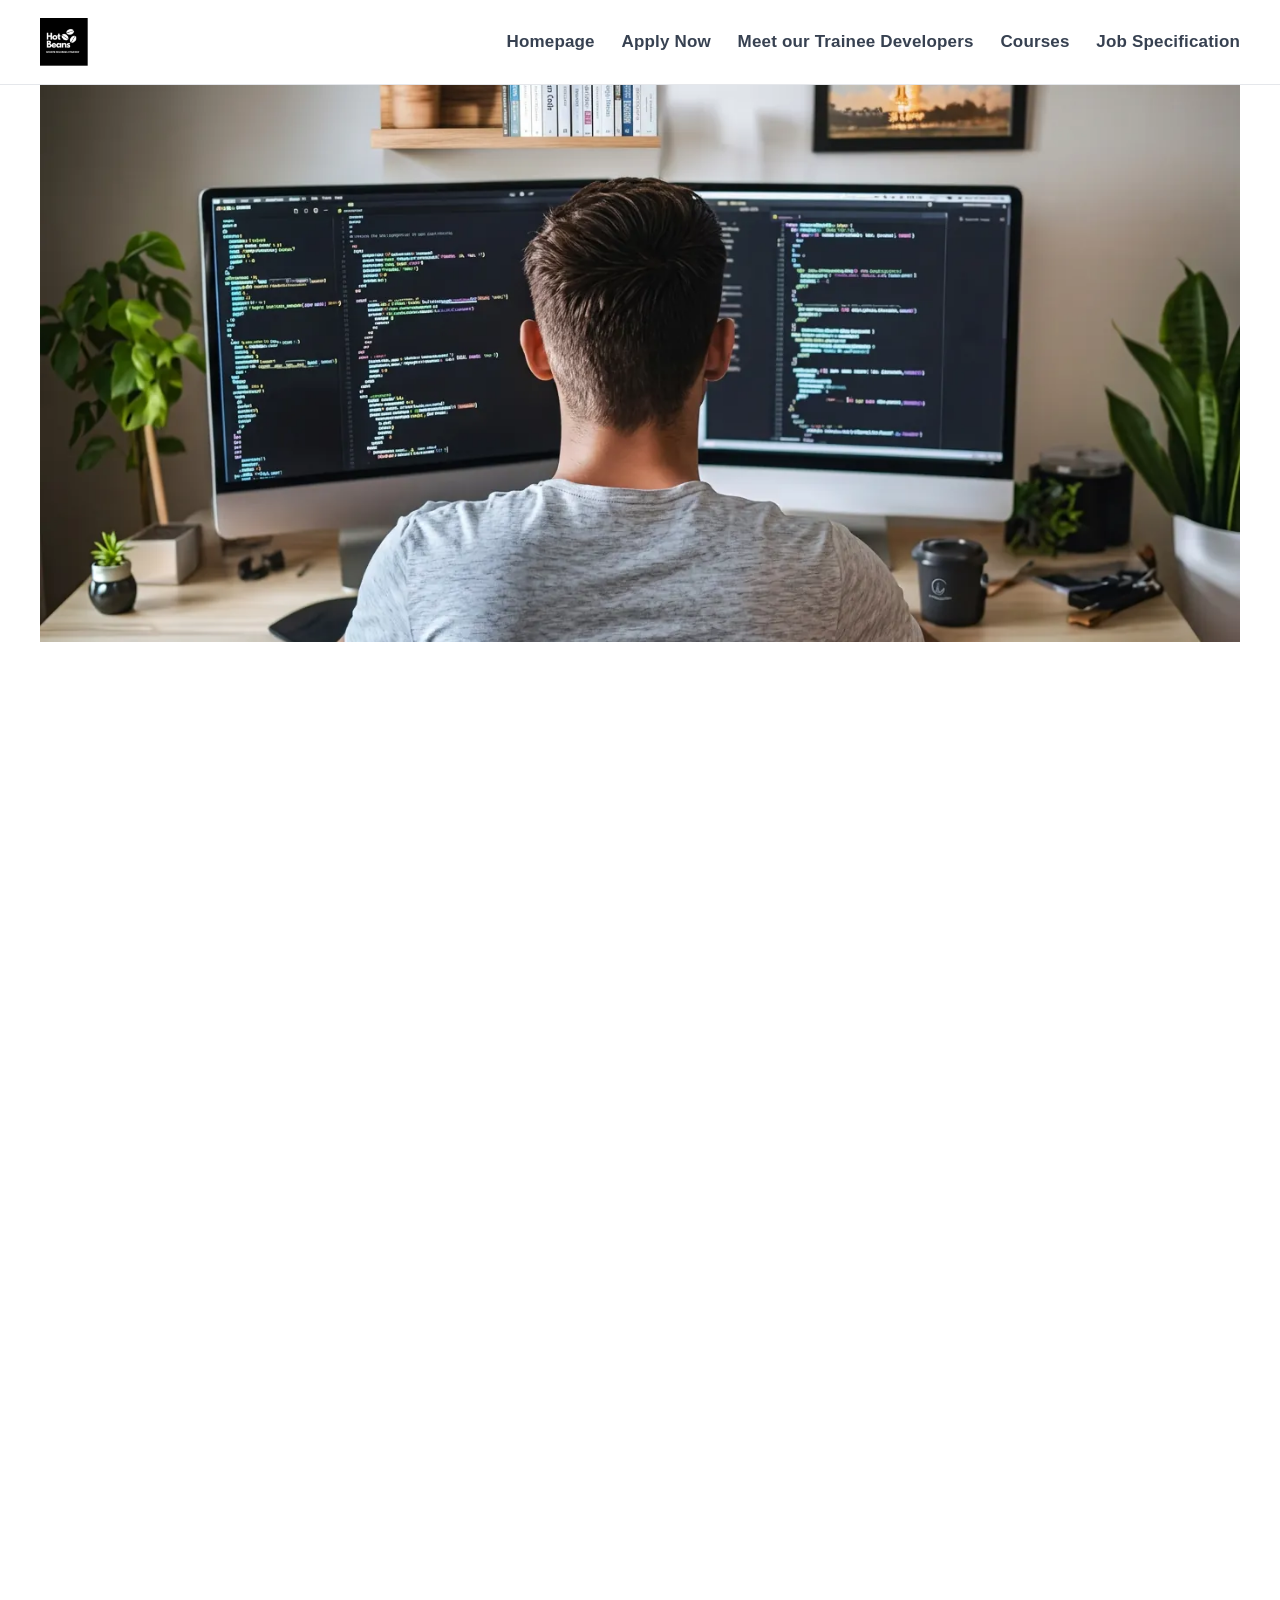
<file: index.html>
<!DOCTYPE html>
<html lang="en">
<head>
    <meta charset="UTF-8" />
    <meta name="viewport" content="width=device-width, initial-scale=1.0" />
    <title>Hot Beans Web - Start Your Web Development Career</title>
    <meta name="description" content="Join Hot Beans Web - we're hiring junior web developers. Explore our company, trainees, jobs and courses." />
    <link rel="preload" as="image" href="images/team/dev-coding.webp" fetchpriority="high" />
    <link rel="stylesheet" href="styles.css" />
</head>
<body>
    <header class="site-header">
        <a href="index.html" class="logo"><img src="images/logo.png" alt="Hot Beans Web logo" /></a>
        <nav class="site-nav">
            <a href="index.html">Homepage</a>
            <a href="apply.html">Apply Now</a>
            <a href="trainees.html">Meet our Trainee Developers</a>
            <a href="courses.html">Courses</a>
            <a href="jobs.html">Job Specification</a>
        </nav>
    </header>

    <section class="hero" style="background-image: url('images/team/dev-coding.webp');">
        <h1>Start Your Web Development Career</h1>
    </section>

    <section>
        <h2>About Hot Beans Web</h2>
        <div class="about-grid">
            <div>
                <p>Hot Beans Web is a web development company that creates attractive and fast websites and apps for clients around the world. Since starting in 2010, the company has built a team of skilled developers, designers and project managers who work together to create useful digital projects.</p>
                <br />
                <p>We believe in helping new people start their careers in web development and our trainee program has helped many junior developers gain experience and find success in the industry and now we are looking for a new group of young developers to join the team and grow their careers at Hot Beans Web.</p>
            </div>
            <img src="images/team/office-team.webp" alt="Hot Beans Web developers working together in the office" loading="lazy" decoding="async" width="1200" height="805" />
        </div>
    </section>

    <section class="why">
        <h2>Why Work Here</h2>
        <ul>
            <li>Friendly and supportive team where senior developers help and guide you.</li>
            <li>Chance to work exciting projects for different industries.</li>
            <li>Good salary, flexible working hours and the option to work from home some days.</li>
            <li>Training opportunities and budget to learn new skills and technologies.</li>
            <li>Modern offices in central London with free coffee available.</li>
            <li>Fun team activities such as socials, hackathons and trips to conferences.</li>
        </ul>
    </section>

    <footer class="site-footer">
        <div class="footer-top">
            <div>Email: hotbeanswebcareers@gmail.com</div>
            <div>Phone: +44 7781 486399</div>
        </div>
        <div class="socials">
            <a href="#">Facebook</a>
            <a href="#">Instagram</a>
            <a href="#">LinkedIn</a>
            <a href="#">Twitter</a>
        </div>
    </footer>
</body>
</html>
</file>
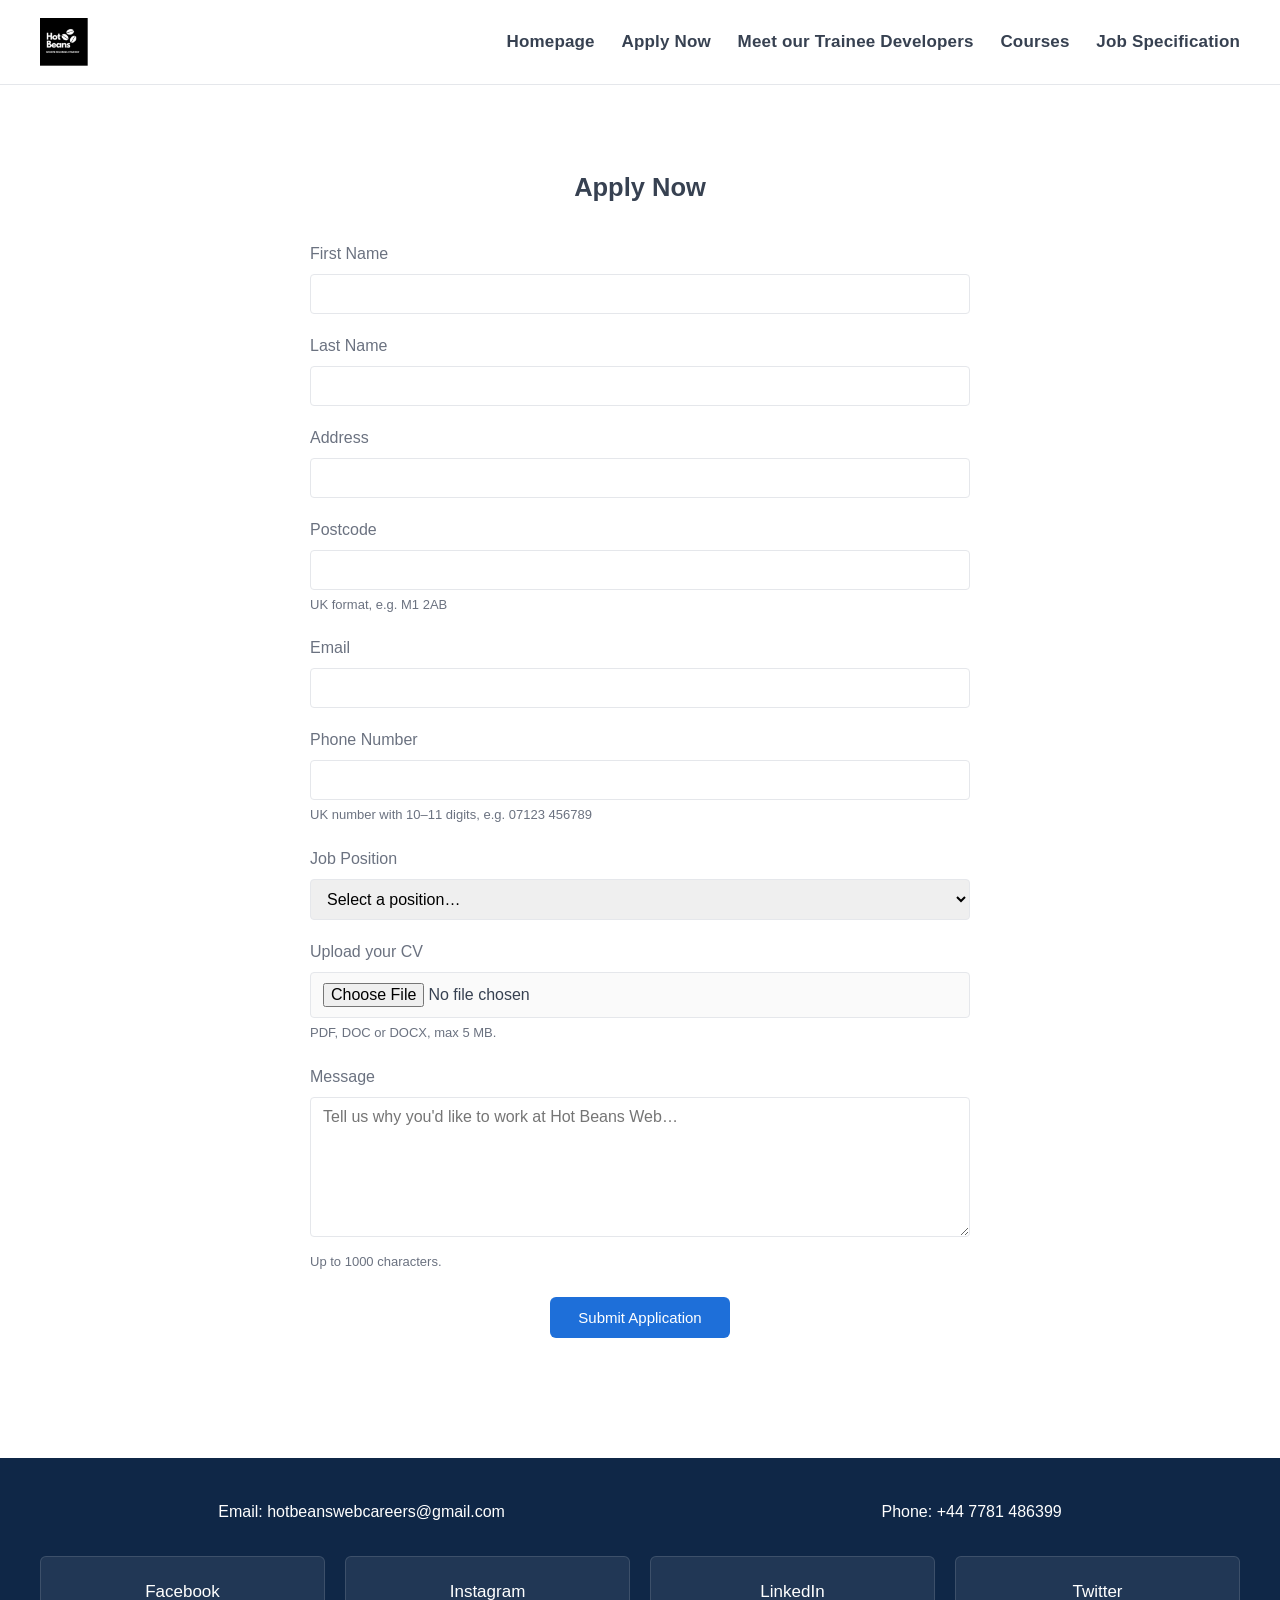
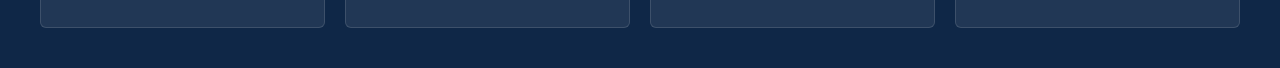
<file: apply.html>
<!DOCTYPE html>
<html lang="en">
<head>
<meta charset="UTF-8" />
<meta name="viewport" content="width=device-width, initial-scale=1.0" />
<title>Apply Now - Hot Beans Web</title>
<link rel="stylesheet" href="styles.css" />
<style>
  .form-group .error {
    display: none;
    color: #b00020;
    font-size: 14px;
    font-weight: 600;
    margin-top: 8px;
    padding: 8px 10px 8px 32px;
    background: #fff5f5;
    border-left: 3px solid #b00020;
    border-radius: 4px;
    position: relative;
  }
  .form-group .error::before {
    content: "!";
    position: absolute;
    left: 10px;
    top: 50%;
    transform: translateY(-50%);
    width: 16px;
    height: 16px;
    line-height: 16px;
    text-align: center;
    background: #b00020;
    color: #fff;
    border-radius: 50%;
    font-size: 12px;
    font-weight: 700;
  }
  .form-group.invalid input,
  .form-group.invalid select,
  .form-group.invalid textarea {
    border-color: #b00020;
    background: #fff5f5;
  }
  .form-group.invalid .error { display: block; }
  .form-group .hint {
    font-size: 13px;
    color: var(--muted);
    margin-top: 4px;
  }
  .form-success {
    background: #ecfdf5;
    border: 1px solid #10b981;
    color: #065f46;
    padding: 14px;
    border-radius: 6px;
    margin-bottom: 20px;
    display: none;
  }
  .form-error-summary {
    display: none;
    background: #fff5f5;
    border: 1px solid #b00020;
    color: #7a0014;
    padding: 14px 16px;
    border-radius: 6px;
    margin-bottom: 20px;
  }
  .form-error-summary.show { display: block; }
  .form-error-summary h2 {
    font-size: 16px;
    margin: 0 0 8px;
    color: #b00020;
  }
  .form-error-summary ul { margin: 0; padding-left: 20px; font-size: 14px; }
  .form-error-summary a { color: #7a0014; font-weight: 600; }
  .file-input {
    display: block;
    width: 100%;
    padding: 10px;
    border: 1px dashed var(--border);
    border-radius: 4px;
    background: #fafafa;
    font-size: 13px;
    cursor: pointer;
  }
  .file-selected {
    display: none;
    align-items: center;
    justify-content: space-between;
    gap: 10px;
    margin-top: 8px;
    padding: 8px 12px;
    background: #f5f7fa;
    border: 1px solid var(--border);
    border-radius: 4px;
    font-size: 13px;
  }
  .file-selected.show { display: flex; }
  .file-selected .file-name {
    overflow: hidden;
    text-overflow: ellipsis;
    white-space: nowrap;
  }
  .file-remove {
    background: none;
    border: none;
    color: #b00020;
    cursor: pointer;
    font-size: 13px;
    font-weight: 600;
    padding: 4px 8px;
  }
  .file-remove:hover { text-decoration: underline; }
</style>
</head>
<body>
<header class="site-header">
  <a href="index.html" class="logo"><img src="images/logo.png" alt="Hot Beans Web logo" /></a>
  <nav class="site-nav">
    <a href="index.html">Homepage</a>
    <a href="apply.html">Apply Now</a>
    <a href="trainees.html">Meet our Trainee Developers</a>
    <a href="courses.html">Courses</a>
    <a href="jobs.html">Job Specification</a>
  </nav>
</header>

<section>
  <div class="form-wrap">
    <h1>Apply Now</h1>

    <div id="formSuccess" class="form-success">
      Thanks! Your application has been submitted. We'll be in touch soon.
    </div>

    <div id="formErrorSummary" class="form-error-summary" role="alert" aria-live="assertive">
      <h2>Please fix the following before submitting:</h2>
      <ul id="formErrorList"></ul>
    </div>

    <form id="applyForm" novalidate enctype="multipart/form-data">
      <div class="form-group" data-field="firstName">
        <label for="firstName">First Name</label>
        <input type="text" id="firstName" name="firstName" maxlength="50" />
        <div class="error">Please enter your first name (letters only, 2–50 characters).</div>
      </div>

      <div class="form-group" data-field="lastName">
        <label for="lastName">Last Name</label>
        <input type="text" id="lastName" name="lastName" maxlength="50" />
        <div class="error">Please enter your last name (letters only, 2–50 characters).</div>
      </div>

      <div class="form-group" data-field="address">
        <label for="address">Address</label>
        <input type="text" id="address" name="address" maxlength="120" />
        <div class="error">Please enter your address (5–120 characters).</div>
      </div>

      <div class="form-group" data-field="postcode">
        <label for="postcode">Postcode</label>
        <input type="text" id="postcode" name="postcode" maxlength="10" />
        <div class="hint">UK format, e.g. M1 2AB</div>
        <div class="error">Please enter a valid UK postcode (e.g. M1 2AB).</div>
      </div>

      <div class="form-group" data-field="email">
        <label for="email">Email</label>
        <input type="email" id="email" name="email" maxlength="100" />
        <div class="error">Please enter a valid email address (e.g. you@example.com).</div>
      </div>

      <div class="form-group" data-field="phone">
        <label for="phone">Phone Number</label>
        <input type="tel" id="phone" name="phone" maxlength="20" />
        <div class="hint">UK number with 10–11 digits, e.g. 07123 456789</div>
        <div class="error">Please enter a valid UK phone number.</div>
      </div>

      <div class="form-group" data-field="position">
        <label for="position">Job Position</label>
        <select id="position" name="position">
          <option value="">Select a position…</option>
          <option>Junior Front-End Developer</option>
          <option>Junior Back-End Developer</option>
          <option>Junior Full-Stack Developer</option>
          <option>Trainee Web Developer</option>
        </select>
        <div class="error">Please choose the role you're applying for.</div>
      </div>

      <div class="form-group" data-field="cv">
        <label for="cv">Upload your CV</label>
        <input type="file" id="cv" name="cv" class="file-input" accept=".pdf,.doc,.docx,application/pdf,application/msword,application/vnd.openxmlformats-officedocument.wordprocessingml.document" />
        <div id="cvSelected" class="file-selected" aria-live="polite">
          <span class="file-name" id="cvFileName"></span>
          <button type="button" id="cvRemove" class="file-remove" aria-label="Remove uploaded CV">Remove</button>
        </div>
        <div class="hint">PDF, DOC or DOCX, max 5 MB.</div>
        <div class="error">Please upload your CV as a PDF, DOC or DOCX file (max 5 MB).</div>
      </div>

      <div class="form-group" data-field="message">
        <label for="message">Message</label>
        <textarea id="message" name="message" maxlength="1000" placeholder="Tell us why you'd like to work at Hot Beans Web…"></textarea>
        <div class="hint">Up to 1000 characters.</div>
        <div class="error">Please write a short message (10–1000 characters).</div>
      </div>

      <div class="form-actions">
        <button type="submit" class="btn">Submit Application</button>
      </div>
    </form>
  </div>
</section>

<footer class="site-footer">
  <div class="footer-top">
    <div>Email: hotbeanswebcareers@gmail.com</div>
    <div>Phone: +44 7781 486399</div>
  </div>
  <div class="socials">
    <a href="#">Facebook</a>
    <a href="#">Instagram</a>
    <a href="#">LinkedIn</a>
    <a href="#">Twitter</a>
  </div>
</footer>

<script>
(function () {
  const form = document.getElementById('applyForm');
  const success = document.getElementById('formSuccess');
  const summary = document.getElementById('formErrorSummary');
  const summaryList = document.getElementById('formErrorList');

  const nameRe = /^[A-Za-z][A-Za-z'\- ]{1,49}$/;
  const ukPostcodeRe = /^[A-Z]{1,2}\d[A-Z\d]?\s*\d[A-Z]{2}$/i;
  const emailRe = /^[^\s@]+@[^\s@]+\.[^\s@]{2,}$/;
  const ukPhoneRe = /^(?:(?:\+44\s?|0)(?:\d\s?){9,10})$/;

  const allowedCvTypes = [
    'application/pdf',
    'application/msword',
    'application/vnd.openxmlformats-officedocument.wordprocessingml.document'
  ];
  const allowedCvExt = ['pdf', 'doc', 'docx'];
  const maxCvBytes = 5 * 1024 * 1024;

  const labels = {
    firstName: 'First name',
    lastName: 'Last name',
    address: 'Address',
    postcode: 'Postcode',
    email: 'Email',
    phone: 'Phone number',
    position: 'Job position',
    cv: 'CV upload',
    message: 'Message'
  };

  // Each validator returns true if valid, otherwise a clear error message.
  const validators = {
    firstName: v => {
      const t = v.trim();
      if (!t) return 'Please enter your first name.';
      if (t.length < 2) return 'Your first name must be at least 2 characters.';
      if (!nameRe.test(t)) return 'Your first name can only contain letters, spaces, hyphens and apostrophes.';
      return true;
    },
    lastName: v => {
      const t = v.trim();
      if (!t) return 'Please enter your last name.';
      if (t.length < 2) return 'Your last name must be at least 2 characters.';
      if (!nameRe.test(t)) return 'Your last name can only contain letters, spaces, hyphens and apostrophes.';
      return true;
    },
    address: v => {
      const t = v.trim();
      if (!t) return 'Please enter your address.';
      if (t.length < 5) return 'Your address looks too short — please enter at least 5 characters.';
      if (t.length > 120) return 'Your address is too long — please keep it under 120 characters.';
      return true;
    },
    postcode: v => {
      const t = v.trim();
      if (!t) return 'Please enter your postcode.';
      if (!ukPostcodeRe.test(t)) return 'That doesn\u2019t look like a valid UK postcode. Try the format M1 2AB.';
      return true;
    },
    email: v => {
      const t = v.trim();
      if (!t) return 'Please enter your email address.';
      if (t.length > 100) return 'Your email address is too long (max 100 characters).';
      if (!emailRe.test(t)) return 'Please enter a valid email, for example you@example.com.';
      return true;
    },
    phone: v => {
      const t = v.trim();
      if (!t) return 'Please enter your phone number.';
      if (!ukPhoneRe.test(t.replace(/\s+/g, ' '))) return 'Please enter a valid UK phone number, for example 07123 456789 or +44 7123 456789.';
      return true;
    },
    position: v => {
      if (!v.trim()) return 'Please choose the role you\u2019re applying for.';
      return true;
    },
    message: v => {
      const t = v.trim();
      if (!t) return 'Please write a short message telling us why you\u2019d like to work here.';
      if (t.length < 10) return 'Your message is too short — please write at least 10 characters.';
      if (t.length > 1000) return 'Your message is too long — please keep it under 1000 characters.';
      return true;
    },
    cv: file => {
      if (!file) return 'Please upload your CV.';
      if (file.size > maxCvBytes) return 'Your CV file is too large — please upload a file under 5 MB.';
      const ext = (file.name.split('.').pop() || '').toLowerCase();
      if (!allowedCvExt.includes(ext)) return 'Your CV must be a PDF, DOC or DOCX file.';
      if (file.type && !allowedCvTypes.includes(file.type)) return 'Your CV file type isn\u2019t supported. Please upload a PDF, DOC or DOCX.';
      return true;
    }
  };

  function fieldValue(name) {
    const el = form.elements[name];
    if (el && el.type === 'file') return el.files[0] || null;
    return el ? el.value : '';
  }

  function setError(name, message) {
    const group = form.querySelector('[data-field="' + name + '"]');
    if (!group) return;
    const errEl = group.querySelector('.error');
    if (message === true) {
      group.classList.remove('invalid');
      const input = group.querySelector('input,select,textarea');
      if (input) input.removeAttribute('aria-invalid');
    } else {
      group.classList.add('invalid');
      if (errEl) errEl.textContent = message;
      const input = group.querySelector('input,select,textarea');
      if (input) input.setAttribute('aria-invalid', 'true');
    }
  }

  function validateField(name) {
    const result = validators[name](fieldValue(name));
    setError(name, result);
    return result === true ? true : result;
  }

  Object.keys(validators).forEach(name => {
    const el = form.elements[name];
    if (!el) return;
    const evt = el.tagName === 'SELECT' || el.type === 'file' ? 'change' : 'blur';
    el.addEventListener(evt, () => validateField(name));
    el.addEventListener('input', () => {
      const group = form.querySelector('[data-field="' + name + '"]');
      if (group && group.classList.contains('invalid')) validateField(name);
    });
  });

  const cvInput = document.getElementById('cv');
  const cvSelected = document.getElementById('cvSelected');
  const cvFileName = document.getElementById('cvFileName');
  const cvRemove = document.getElementById('cvRemove');

  function updateCvDisplay() {
    const file = cvInput.files[0];
    if (file) {
      cvFileName.textContent = file.name;
      cvSelected.classList.add('show');
    } else {
      cvFileName.textContent = '';
      cvSelected.classList.remove('show');
    }
  }
  cvInput.addEventListener('change', updateCvDisplay);
  cvRemove.addEventListener('click', () => {
    cvInput.value = '';
    updateCvDisplay();
    validateField('cv');
    cvInput.focus();
  });

  form.addEventListener('submit', function (e) {
    e.preventDefault();
    success.style.display = 'none';
    summary.classList.remove('show');
    summaryList.innerHTML = '';

    const errors = [];
    Object.keys(validators).forEach(name => {
      const result = validateField(name);
      if (result !== true) errors.push({ name, message: result });
    });

    if (errors.length) {
      errors.forEach(({ name, message }) => {
        const li = document.createElement('li');
        const a = document.createElement('a');
        a.href = '#' + name;
        a.textContent = labels[name] + ': ' + message;
        a.addEventListener('click', ev => {
          ev.preventDefault();
          const el = form.elements[name];
          if (el && typeof el.focus === 'function') el.focus();
        });
        li.appendChild(a);
        summaryList.appendChild(li);
      });
      summary.classList.add('show');
      summary.scrollIntoView({ behavior: 'smooth', block: 'center' });
      return;
    }

    success.style.display = 'block';
    form.reset();
    updateCvDisplay();
    Object.keys(validators).forEach(n => setError(n, true));
    success.scrollIntoView({ behavior: 'smooth', block: 'center' });
  });
})();
</script>
</body>
</html>
</file>
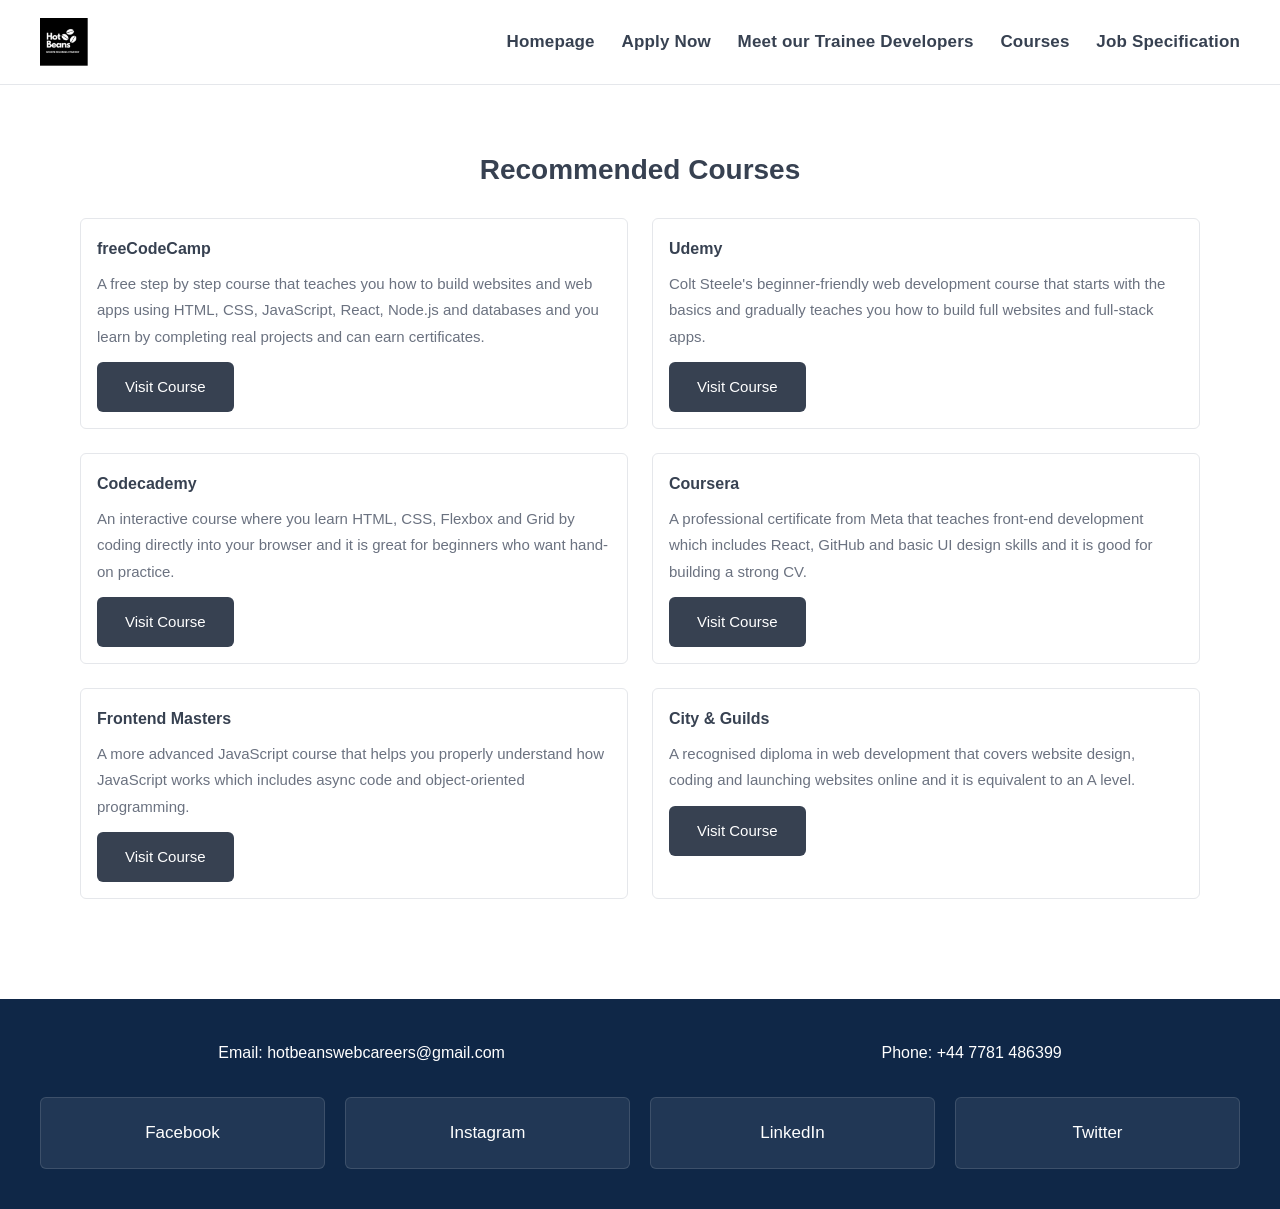
<file: courses.html>
<!DOCTYPE html>
<html lang="en">
<head>
<meta charset="UTF-8" />
<meta name="viewport" content="width=device-width, initial-scale=1.0" />
<title>Web Development Courses - Hot Beans Web</title>
<link rel="stylesheet" href="styles.css" />
</head>
<body>
<header class="site-header">
  <a href="index.html" class="logo"><img src="images/logo.png" alt="Hot Beans Web logo" /></a>
  <nav class="site-nav">
    <a href="index.html">Homepage</a>
    <a href="apply.html">Apply Now</a>
    <a href="trainees.html">Meet our Trainee Developers</a>
    <a href="courses.html">Courses</a>
    <a href="jobs.html">Job Specification</a>
  </nav>
</header>

<section>
  <h2>Recommended Courses</h2>

  <div class="courses-grid">
    <div class="course-card">
      <div>
        <h3>freeCodeCamp</h3>
        <p>A free step by step course that teaches you how to build websites and web apps using HTML, CSS, JavaScript, React, Node.js and databases and you learn by completing real projects and can earn certificates.</p>
        <a class="btn btn-dark" href="https://www.freecodecamp.org" target="_blank" rel="noopener">Visit Course</a>
      </div>
    </div>

    <div class="course-card">
      <div>
        <h3>Udemy</h3>
        <p>Colt Steele's beginner-friendly web development course that starts with the basics and gradually teaches you how to build full websites and full-stack apps.</p>
        <a class="btn btn-dark" href="https://www.udemy.com" target="_blank" rel="noopener">Visit Course</a>
      </div>
    </div>

    <div class="course-card">
      <div>
        <h3>Codecademy</h3>
        <p>An interactive course where you learn HTML, CSS, Flexbox and Grid by coding directly into your browser and it is great for beginners who want hand-on practice.</p>
        <a class="btn btn-dark" href="https://www.codecademy.com" target="_blank" rel="noopener">Visit Course</a>
      </div>
    </div>

    <div class="course-card">
      <div>
        <h3>Coursera</h3>
        <p>A professional certificate from Meta that teaches front-end development which includes React, GitHub and basic UI design skills and it is good for building a strong CV.</p>
        <a class="btn btn-dark" href="https://www.coursera.org" target="_blank" rel="noopener">Visit Course</a>
      </div>
    </div>

    <div class="course-card">
      <div>
        <h3>Frontend Masters</h3>
        <p>A more advanced JavaScript course that helps you properly understand how JavaScript works which includes async code and object-oriented programming.</p>
        <a class="btn btn-dark" href="https://frontendmasters.com" target="_blank" rel="noopener">Visit Course</a>
      </div>
    </div>

    <div class="course-card">
      <div>
        <h3>City & Guilds</h3>
        <p>A recognised diploma in web development that covers website design, coding and launching websites online and it is equivalent to an A level.</p>
        <a class="btn btn-dark" href="https://www.cityandguilds.com" target="_blank" rel="noopener">Visit Course</a>
      </div>
    </div>
  </div>
</section>

<footer class="site-footer">
  <div class="footer-top">
    <div>Email: hotbeanswebcareers@gmail.com</div>
    <div>Phone: +44 7781 486399</div>
  </div>
  <div class="socials">
    <a href="#">Facebook</a>
    <a href="#">Instagram</a>
    <a href="#">LinkedIn</a>
    <a href="#">Twitter</a>
  </div>
</footer>
</body>
</html>
</file>
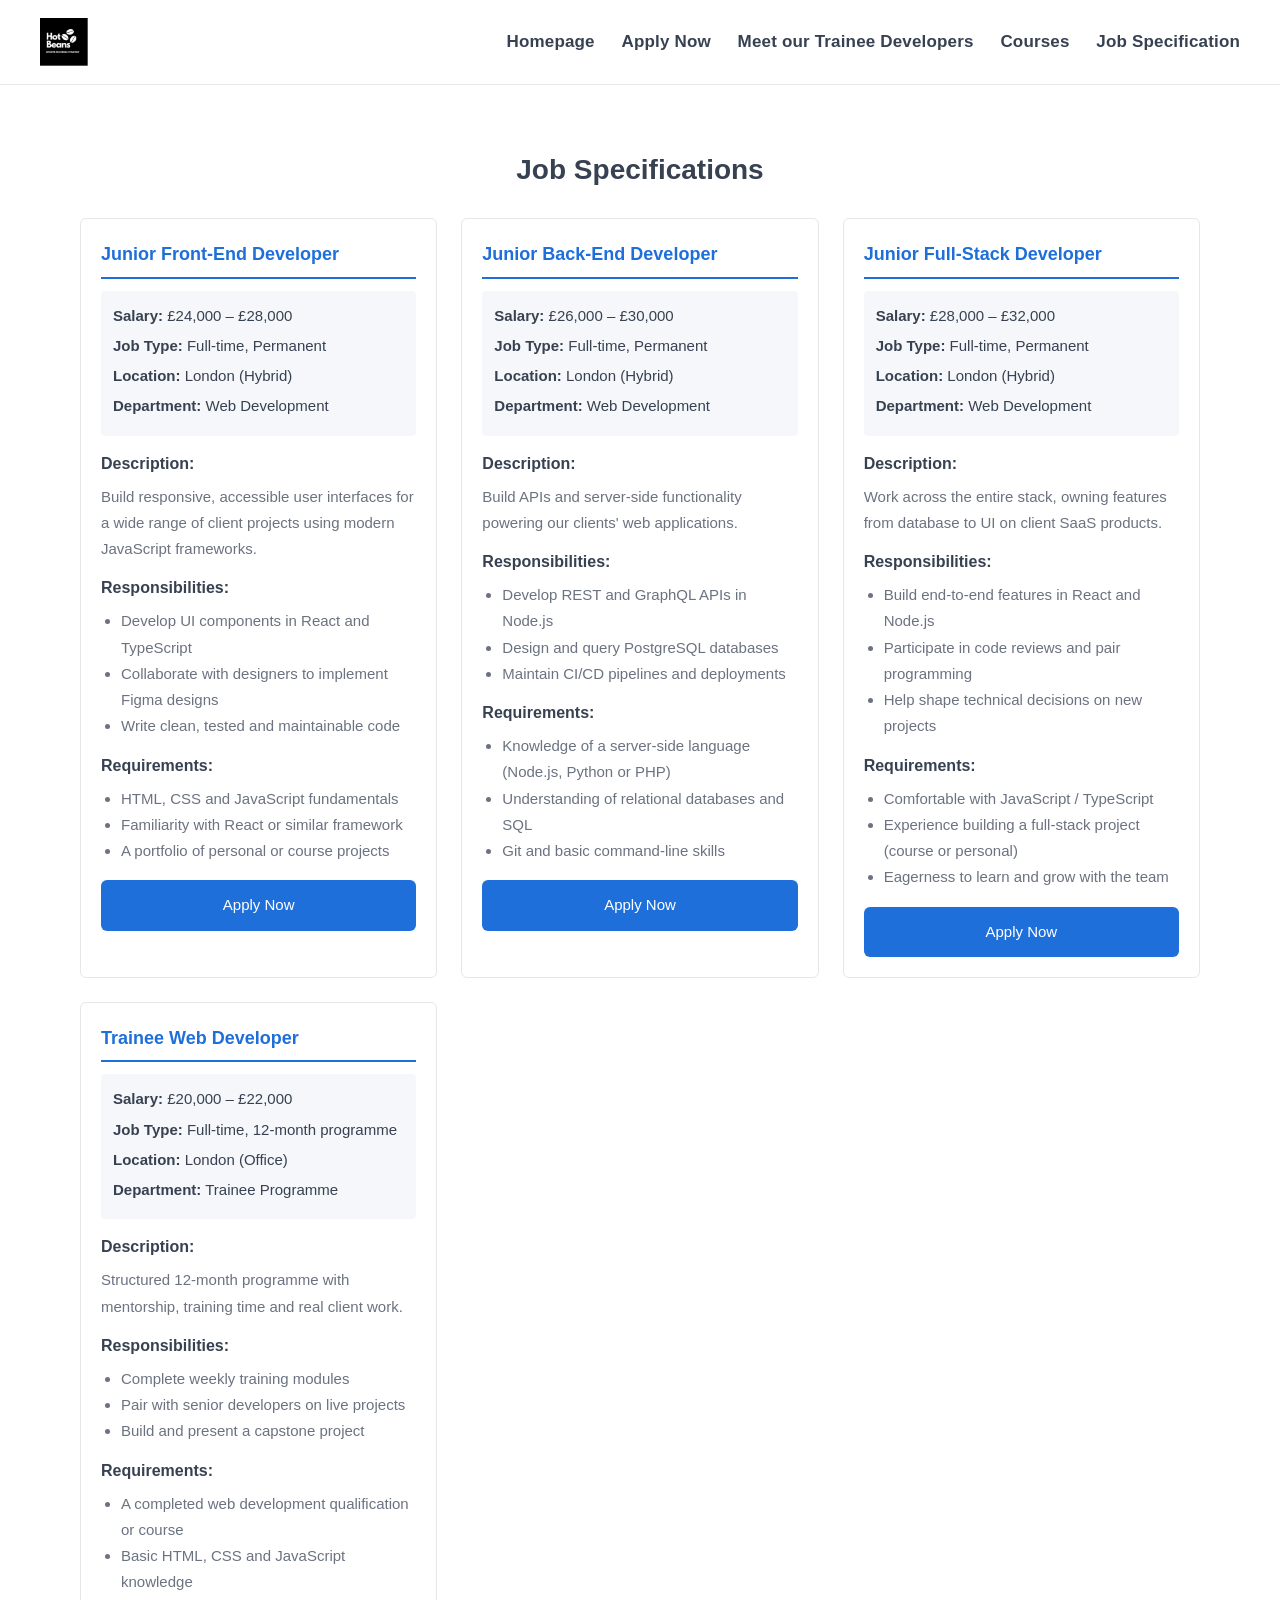
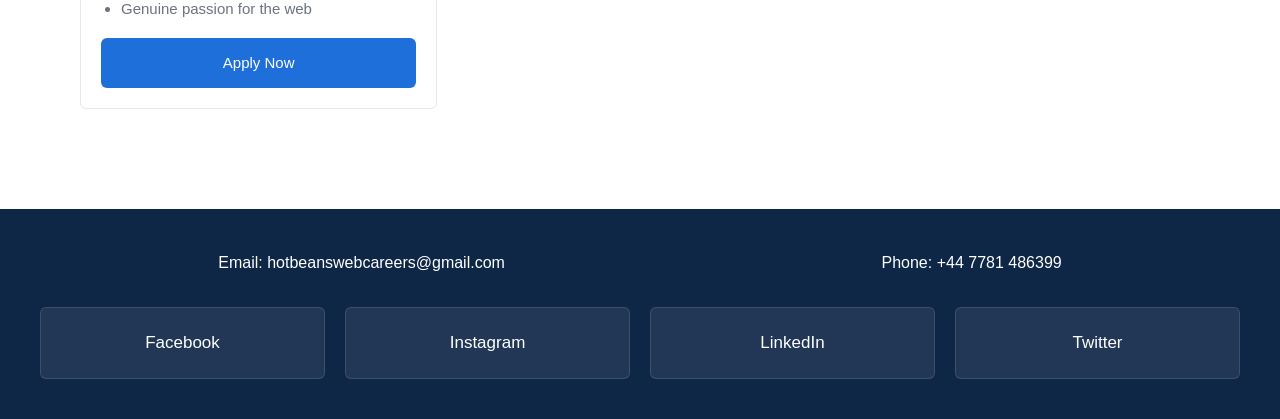
<file: jobs.html>
<!DOCTYPE html>
<html lang="en">
<head>
<meta charset="UTF-8" />
<meta name="viewport" content="width=device-width, initial-scale=1.0" />
<title>Job Specification - Hot Beans Web</title>
<link rel="stylesheet" href="styles.css" />
</head>
<body>
<header class="site-header">
  <a href="index.html" class="logo"><img src="images/logo.png" alt="Hot Beans Web logo" /></a>
  <nav class="site-nav">
    <a href="index.html">Homepage</a>
    <a href="apply.html">Apply Now</a>
    <a href="trainees.html">Meet our Trainee Developers</a>
    <a href="courses.html">Courses</a>
    <a href="jobs.html">Job Specification</a>
  </nav>
</header>

<section>
  <h2>Job Specifications</h2>
  <div class="jobs-grid">

    <article class="job-card">
      <h3>Junior Front-End Developer</h3>
      <div class="job-meta">
        <div><strong>Salary:</strong> £24,000 – £28,000</div>
        <div><strong>Job Type:</strong> Full-time, Permanent</div>
        <div><strong>Location:</strong> London (Hybrid)</div>
        <div><strong>Department:</strong> Web Development</div>
      </div>
      <h4>Description:</h4>
      <p>Build responsive, accessible user interfaces for a wide range of client projects using modern JavaScript frameworks.</p>
      <h4>Responsibilities:</h4>
      <ul>
        <li>Develop UI components in React and TypeScript</li>
        <li>Collaborate with designers to implement Figma designs</li>
        <li>Write clean, tested and maintainable code</li>
      </ul>
      <h4>Requirements:</h4>
      <ul>
        <li>HTML, CSS and JavaScript fundamentals</li>
        <li>Familiarity with React or similar framework</li>
        <li>A portfolio of personal or course projects</li>
      </ul>
      <a href="apply.html" class="btn">Apply Now</a>
    </article>

    <article class="job-card">
      <h3>Junior Back-End Developer</h3>
      <div class="job-meta">
        <div><strong>Salary:</strong> £26,000 – £30,000</div>
        <div><strong>Job Type:</strong> Full-time, Permanent</div>
        <div><strong>Location:</strong> London (Hybrid)</div>
        <div><strong>Department:</strong> Web Development</div>
      </div>
      <h4>Description:</h4>
      <p>Build APIs and server-side functionality powering our clients' web applications.</p>
      <h4>Responsibilities:</h4>
      <ul>
        <li>Develop REST and GraphQL APIs in Node.js</li>
        <li>Design and query PostgreSQL databases</li>
        <li>Maintain CI/CD pipelines and deployments</li>
      </ul>
      <h4>Requirements:</h4>
      <ul>
        <li>Knowledge of a server-side language (Node.js, Python or PHP)</li>
        <li>Understanding of relational databases and SQL</li>
        <li>Git and basic command-line skills</li>
      </ul>
      <a href="apply.html" class="btn">Apply Now</a>
    </article>

    <article class="job-card">
      <h3>Junior Full-Stack Developer</h3>
      <div class="job-meta">
        <div><strong>Salary:</strong> £28,000 – £32,000</div>
        <div><strong>Job Type:</strong> Full-time, Permanent</div>
        <div><strong>Location:</strong> London (Hybrid)</div>
        <div><strong>Department:</strong> Web Development</div>
      </div>
      <h4>Description:</h4>
      <p>Work across the entire stack, owning features from database to UI on client SaaS products.</p>
      <h4>Responsibilities:</h4>
      <ul>
        <li>Build end-to-end features in React and Node.js</li>
        <li>Participate in code reviews and pair programming</li>
        <li>Help shape technical decisions on new projects</li>
      </ul>
      <h4>Requirements:</h4>
      <ul>
        <li>Comfortable with JavaScript / TypeScript</li>
        <li>Experience building a full-stack project (course or personal)</li>
        <li>Eagerness to learn and grow with the team</li>
      </ul>
      <a href="apply.html" class="btn">Apply Now</a>
    </article>

    <article class="job-card">
      <h3>Trainee Web Developer</h3>
      <div class="job-meta">
        <div><strong>Salary:</strong> £20,000 – £22,000</div>
        <div><strong>Job Type:</strong> Full-time, 12-month programme</div>
        <div><strong>Location:</strong> London (Office)</div>
        <div><strong>Department:</strong> Trainee Programme</div>
      </div>
      <h4>Description:</h4>
      <p>Structured 12-month programme with mentorship, training time and real client work.</p>
      <h4>Responsibilities:</h4>
      <ul>
        <li>Complete weekly training modules</li>
        <li>Pair with senior developers on live projects</li>
        <li>Build and present a capstone project</li>
      </ul>
      <h4>Requirements:</h4>
      <ul>
        <li>A completed web development qualification or course</li>
        <li>Basic HTML, CSS and JavaScript knowledge</li>
        <li>Genuine passion for the web</li>
      </ul>
      <a href="apply.html" class="btn">Apply Now</a>
    </article>

  </div>
</section>

<footer class="site-footer">
  <div class="footer-top">
    <div>Email: hotbeanswebcareers@gmail.com</div>
    <div>Phone: +44 7781 486399</div>
  </div>
  <div class="socials">
    <a href="#">Facebook</a>
    <a href="#">Instagram</a>
    <a href="#">LinkedIn</a>
    <a href="#">Twitter</a>
  </div>
</footer>
</body>
</html>
</file>
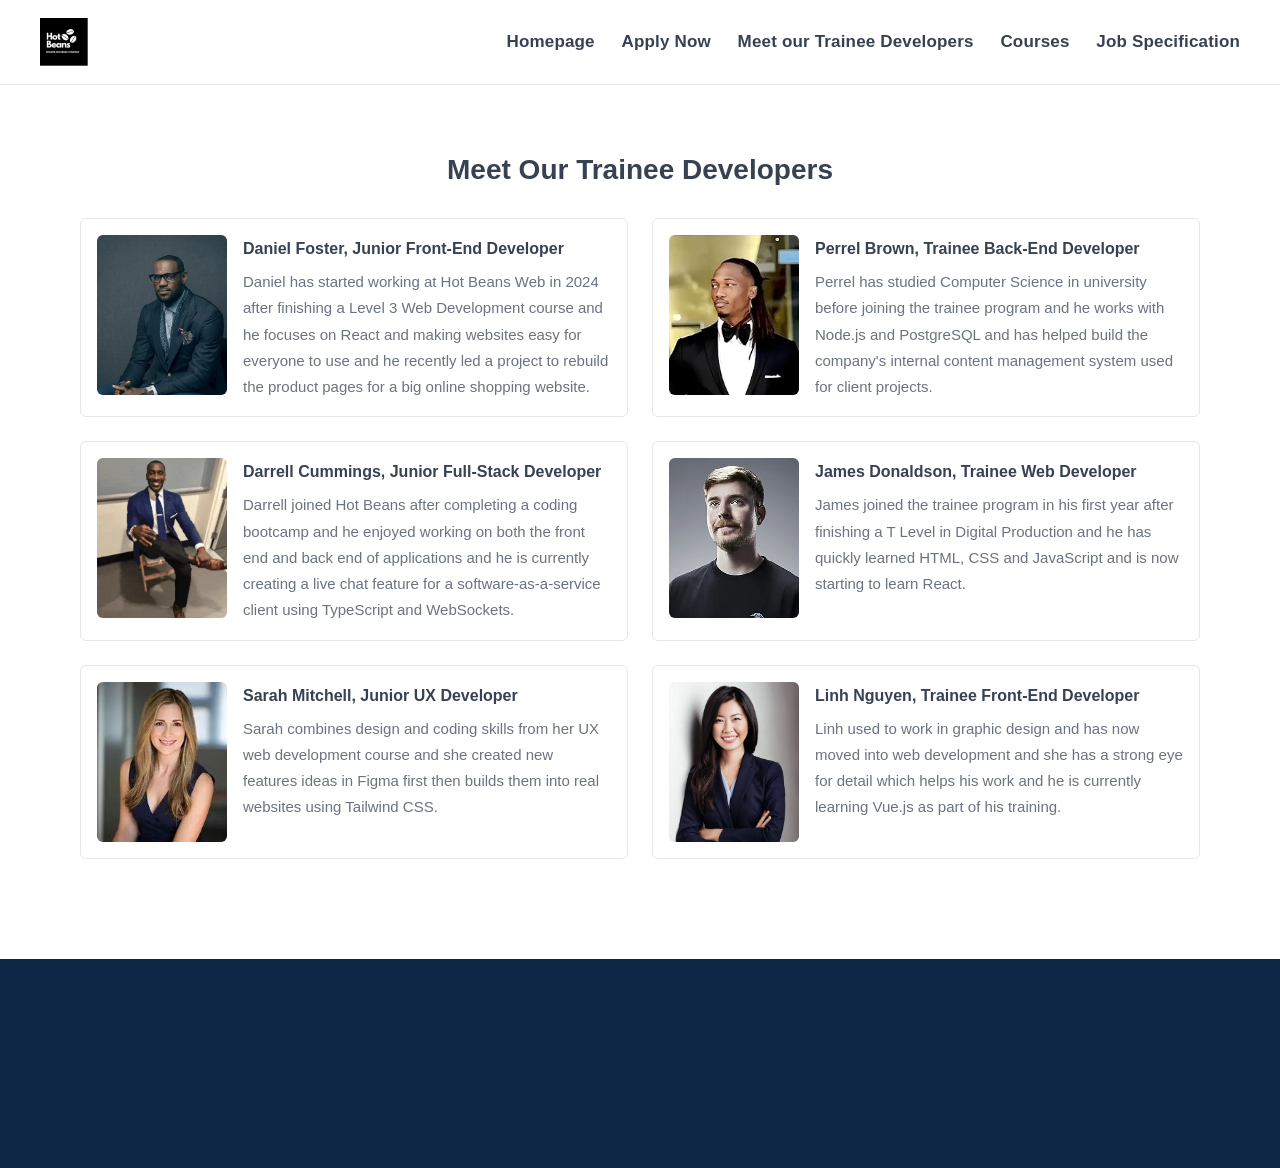
<file: trainees.html>
<!DOCTYPE html>
<html lang="en">
<head>
<meta charset="UTF-8" />
<meta name="viewport" content="width=device-width, initial-scale=1.0" />
<title>Meet our Trainee Developers - Hot Beans Web</title>
<link rel="stylesheet" href="styles.css" />
</head>
<body>
<header class="site-header">
  <a href="index.html" class="logo"><img src="images/logo.png" alt="Hot Beans Web logo" /></a>
  <nav class="site-nav">
    <a href="index.html">Homepage</a>
    <a href="apply.html">Apply Now</a>
    <a href="trainees.html">Meet our Trainee Developers</a>
    <a href="courses.html">Courses</a>
    <a href="jobs.html">Job Specification</a>
  </nav>
</header>

<section>
  <h2>Meet Our Trainee Developers</h2>
  <div class="profiles-grid">
    <div class="profile-card">
      <div class="avatar"><img src="images/team/trainee5.webp" alt="Portrait of Daniel Foster" loading="lazy" decoding="async" width="400" height="500" /></div>
      <div>
        <h3>Daniel Foster, Junior Front-End Developer</h3>
        <p>Daniel has started working at Hot Beans Web in 2024 after finishing a Level 3 Web Development course and he focuses on React and making websites easy for everyone to use and he recently led a project to rebuild the product pages for a big online shopping website.</p>
      </div>
    </div>

    <div class="profile-card">
      <div class="avatar"><img src="images/team/trainee3.webp" alt="Portrait of Perrel Brown" loading="lazy" decoding="async" width="400" height="500" /></div>
      <div>
        <h3>Perrel Brown, Trainee Back-End Developer</h3>
        <p>Perrel has studied Computer Science in university before joining the trainee program and he works with Node.js and PostgreSQL and has helped build the company's internal content management system used for client projects.</p>
      </div>
    </div>

    <div class="profile-card">
      <div class="avatar"><img src="images/team/trainee6.webp" alt="Portrait of Darrell Cummings" loading="lazy" decoding="async" width="400" height="500" /></div>
      <div>
        <h3>Darrell Cummings, Junior Full-Stack Developer</h3>
        <p>Darrell joined Hot Beans after completing a coding bootcamp and he enjoyed working on both the front end and back end of applications and he is currently creating a live chat feature for a software-as-a-service client using TypeScript and WebSockets.</p>
      </div>
    </div>

    <div class="profile-card">
      <div class="avatar"><img src="images/team/trainee2.webp" alt="Portrait of James Donaldson" loading="lazy" decoding="async" width="400" height="500" /></div>
      <div>
        <h3>James Donaldson, Trainee Web Developer</h3>
        <p>James joined the trainee program in his first year after finishing a T Level in Digital Production and he has quickly learned HTML, CSS and JavaScript and is now starting to learn React.</p>
      </div>
    </div>

    <div class="profile-card">
      <div class="avatar"><img src="images/team/trainee1.webp" alt="Portrait of Sarah Mitchell" loading="lazy" decoding="async" width="400" height="500" /></div>
      <div>
        <h3>Sarah Mitchell, Junior UX Developer</h3>
        <p>Sarah combines design and coding skills from her UX web development course and she created new features ideas in Figma first then builds them into real websites using Tailwind CSS.</p>
      </div>
    </div>

    <div class="profile-card">
      <div class="avatar"><img src="images/team/trainee4.webp" alt="Portrait of Linh Nguyen" loading="lazy" decoding="async" width="400" height="500" /></div>
      <div>
        <h3>Linh Nguyen, Trainee Front-End Developer</h3>
        <p>Linh used to work in graphic design and has now moved into web development and she has a strong eye for detail which helps his work and he is currently learning Vue.js as part of his training.</p>
      </div>
    </div>
  </div>
</section>

<footer class="site-footer">
  <div class="footer-top">
    <div>Email: hotbeanswebcareers@gmail.com</div>
    <div>Phone: +44 7781 486399</div>
  </div>
  <div class="socials">
    <a href="#">Facebook</a>
    <a href="#">Instagram</a>
    <a href="#">LinkedIn</a>
    <a href="#">Twitter</a>
  </div>
</footer>
</body>
</html>
</file>
<file: styles.css>
/* Hot Beans Web - Shared Stylesheet */
* { box-sizing: border-box; margin: 0; padding: 0; }

:root {
  --blue: #1e6fd9;
  --blue-dark: #1857ad;
  --dark: #374151;
  --muted: #6b7280;
  --bg: #ffffff;
  --soft: #f5f7fa;
  --border: #e5e7eb;
  /* legacy alias kept so older rules still work */
  --orange: var(--blue);
}

body {
  font-family: 'Helvetica Neue', 'Segoe UI', Arial, sans-serif;
  color: var(--dark);
  background: var(--bg);
  font-size: 17px;
  line-height: 1.75;
  -webkit-font-smoothing: antialiased;
}

/* Header / Navigation */
.site-header {
  display: flex;
  align-items: center;
  justify-content: space-between;
  padding: 18px 40px;
  border-bottom: 1px solid var(--border);
  background: #fff;
}
.logo {
  display: inline-flex;
  align-items: center;
  text-decoration: none;
}
.logo img { height: 48px; width: auto; display: block; }
.site-nav a {
  margin-left: 22px;
  color: var(--dark);
  text-decoration: none;
  font-size: 17px;
  font-weight: 600;
  letter-spacing: 0.01em;
}
.site-nav a:hover { color: var(--blue); }

/* Hero */
.hero {
  position: relative;
  color: #fff;
  text-align: center;
  padding: 140px 20px;
  background: #0f2747 center/cover no-repeat;
  overflow: hidden;
}
.hero::before {
  content: "";
  position: absolute;
  inset: 0;
  background: linear-gradient(135deg, rgba(15,39,71,0.75), rgba(30,111,217,0.55));
}
.hero > * { position: relative; z-index: 1; }
.hero h1 { font-size: 48px; margin-bottom: 14px; font-weight: 700; letter-spacing: -0.02em; }
.hero p { font-size: 19px; opacity: 0.95; max-width: 640px; margin: 0 auto 24px; }
.hero .btn { background: #fff; color: var(--blue); }
.hero .btn:hover { background: #f0f6ff; }

/* Sections */
section {
  padding: 60px 40px;
  max-width: 1200px;
  margin: 0 auto;
}
section h2 {
  font-size: 28px;
  margin-bottom: 24px;
  text-align: center;
}

/* About */
.about-grid {
  display: grid;
  grid-template-columns: 1fr 1fr;
  gap: 40px;
  align-items: center;
}
.about-grid img {
  width: 100%;
  border-radius: 8px;
}

/* Why Work Here */
.why { background: var(--soft); }
.why ul { max-width: 800px; margin: 0 auto; padding-left: 20px; }
.why li { margin-bottom: 10px; }

/* Buttons */
.btn {
  display: inline-block;
  background: var(--blue);
  color: #fff;
  padding: 12px 28px;
  border-radius: 6px;
  text-decoration: none;
  border: none;
  cursor: pointer;
  font-size: 15px;
  font-weight: 500;
  transition: background 0.15s ease;
}
.btn:hover { background: var(--blue-dark); }
.btn-dark { background: var(--dark); }
.btn-dark:hover { background: #1f2937; }

/* Footer */
.site-footer {
  background: #0f2747;
  color: #fff;
  padding: 40px;
  margin-top: 40px;
}
.footer-top {
  display: flex;
  justify-content: space-around;
  flex-wrap: wrap;
  gap: 20px;
  margin-bottom: 30px;
}
.footer-top div { font-size: 16px; }
.socials {
  display: grid;
  grid-template-columns: repeat(4, 1fr);
  gap: 20px;
  text-align: center;
}
.socials a {
  background: rgba(255,255,255,0.08);
  padding: 20px;
  border-radius: 6px;
  color: #fff;
  text-decoration: none;
  border: 1px solid rgba(255,255,255,0.12);
}
.socials a:hover { background: var(--blue); border-color: var(--blue); }

/* Form */
.form-wrap {
  max-width: 700px;
  margin: 0 auto;
  padding: 20px;
}
.form-wrap h1 { text-align: center; margin-bottom: 30px; }
.form-group { margin-bottom: 18px; }
.form-group label {
  display: block;
  font-size: 16px;
  margin-bottom: 6px;
  color: var(--muted);
}
.form-group input,
.form-group select,
.form-group textarea {
  width: 100%;
  padding: 10px 12px;
  border: 1px solid var(--border);
  border-radius: 4px;
  font-size: 16px;
  font-family: inherit;
}
.form-group textarea { min-height: 140px; resize: vertical; }
.form-actions { text-align: center; margin-top: 24px; }

/* Trainee Profiles */
.profiles-grid {
  display: grid;
  grid-template-columns: repeat(2, 1fr);
  gap: 24px;
}
.profile-card {
  display: flex;
  gap: 16px;
  border: 1px solid var(--border);
  padding: 16px;
  border-radius: 6px;
  background: #fff;
}
.profile-card .avatar {
  width: 130px;
  height: 160px;
  background: #e5e7eb;
  flex-shrink: 0;
  border-radius: 6px;
  overflow: hidden;
  display: flex;
  align-items: center;
  justify-content: center;
  color: var(--muted);
  font-size: 12px;
}
.profile-card .avatar img {
  width: 100%;
  height: 100%;
  object-fit: cover;
  object-position: center top;
  display: block;
}
.profile-card h3 { font-size: 16px; margin-bottom: 6px; }
.profile-card p { font-size: 15px; color: var(--muted); }

/* Courses */
.courses-grid {
  display: grid;
  grid-template-columns: repeat(2, 1fr);
  gap: 24px;
}
.course-card {
  display: flex;
  gap: 16px;
  border: 1px solid var(--border);
  padding: 16px;
  border-radius: 6px;
}
.course-card .thumb {
  width: 140px;
  height: 140px;
  background: #e5e7eb;
  flex-shrink: 0;
  border-radius: 6px;
  display: flex;
  align-items: center;
  justify-content: center;
  color: var(--muted);
  font-size: 12px;
}
.course-card h3 { font-size: 16px; margin-bottom: 8px; }
.course-card p { font-size: 15px; color: var(--muted); margin-bottom: 12px; }

/* Jobs */
.jobs-grid {
  display: grid;
  grid-template-columns: repeat(auto-fit, minmax(320px, 1fr));
  gap: 24px;
}
.job-card {
  border: 1px solid var(--border);
  border-radius: 6px;
  padding: 20px;
  background: #fff;
}
.job-card h3 {
  font-size: 18px;
  margin-bottom: 12px;
  border-bottom: 2px solid var(--blue);
  padding-bottom: 6px;
  color: var(--blue);
}
.job-meta {
  background: var(--soft);
  padding: 12px;
  border-radius: 4px;
  font-size: 15px;
  margin-bottom: 14px;
}
.job-meta div { margin-bottom: 4px; }
.job-card h4 {
  font-size: 16px;
  margin-top: 12px;
  margin-bottom: 6px;
}
.job-card p, .job-card ul {
  font-size: 15px;
  color: var(--muted);
}
.job-card ul { padding-left: 20px; }
.job-card .btn { margin-top: 16px; display: block; text-align: center; }

@media (max-width: 768px) {
  .about-grid, .profiles-grid, .courses-grid { grid-template-columns: 1fr; }
  .site-header { flex-direction: column; gap: 12px; padding: 14px 20px; }
  .site-nav { display: flex; flex-wrap: wrap; justify-content: center; }
  .site-nav a { margin: 4px 10px; }
  .hero { padding: 80px 20px; }
  .hero h1 { font-size: 30px; }
  section { padding: 40px 20px; }
  .profile-card { flex-direction: column; align-items: center; text-align: center; }
  .profile-card .avatar { width: 160px; height: 200px; }
  .site-footer { padding: 30px 20px; }
  .footer-top { flex-direction: column; align-items: center; text-align: center; gap: 10px; }
  .socials { grid-template-columns: repeat(2, 1fr); gap: 12px; }
  .socials a { padding: 14px; font-size: 16px; }
}

/* Mobile perf: skip rendering offscreen sections until needed */
section, .site-footer {
  content-visibility: auto;
  contain-intrinsic-size: 1px 600px;
}
img { max-width: 100%; height: auto; }
</file>
